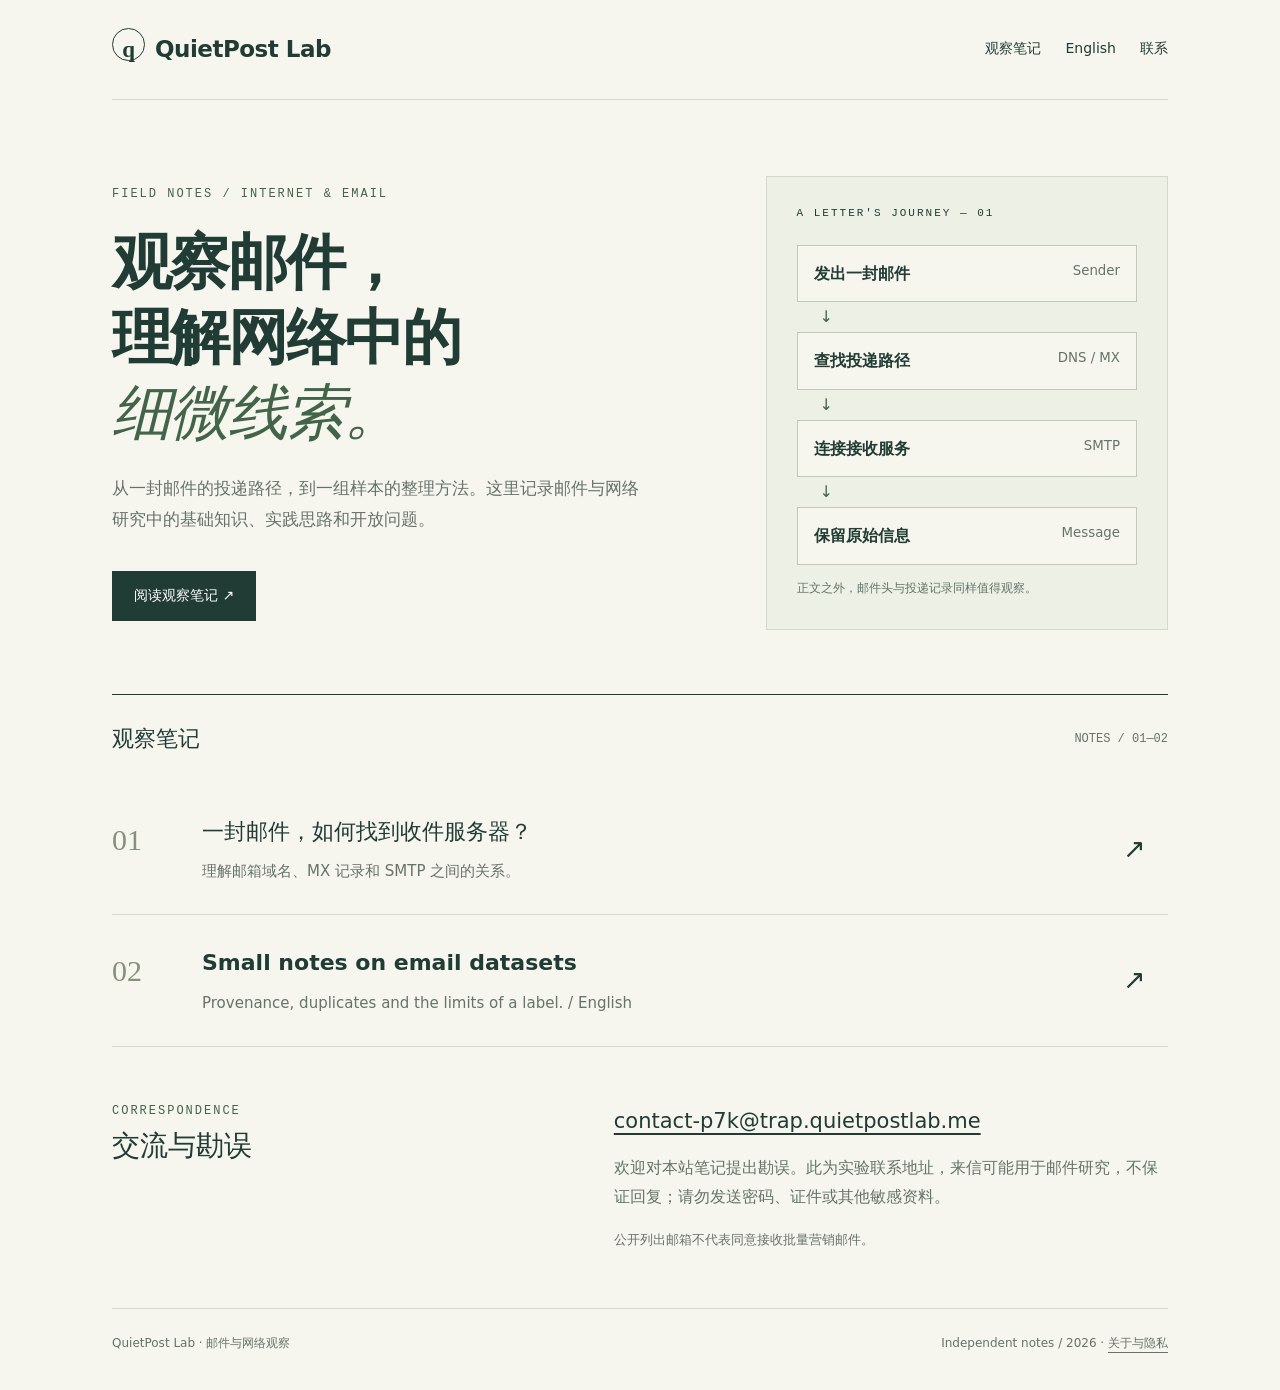
<file: index.html>
<!doctype html><html lang="zh-CN"><head><meta charset="utf-8"><meta name="viewport" content="width=device-width, initial-scale=1"><title>QuietPost Lab｜邮件与网络观察笔记</title><meta name="description" content="从邮件投递到数据整理，记录互联网通信中的细节、方法与问题。"><meta name="robots" content="index,follow"><link rel="canonical" href="https://notes.quietpostlab.me/"><meta property="og:title" content="QuietPost Lab｜邮件与网络观察笔记"><meta property="og:description" content="从邮件投递到数据整理，记录互联网通信中的细节、方法与问题。"><meta property="og:url" content="https://notes.quietpostlab.me/"><meta property="og:type" content="website"><link rel="stylesheet" href="./style.css"><link rel="icon" href="./favicon.svg" type="image/svg+xml">
<meta name="google-site-verification" content="UJ3r39ymF1Xb6njkpBtpwGXdg5k4hGriZmD9H0LeTl4" />
<meta name="msvalidate.01" content="22713894B77A379B98A01FD78DB0D938" />
</head><body><div class="wrap"><header><a class="brand" href="./"><i>q</i>QuietPost Lab</a><nav aria-label="主导航"><a href="./#notes">观察笔记</a><a href="./en/">English</a><a href="./#contact">联系</a></nav></header><main>
<section class="hero"><div><div class="eyebrow">Field notes / Internet &amp; email</div><h1>观察邮件，<br>理解网络中的<br><em>细微线索。</em></h1><p class="intro">从一封邮件的投递路径，到一组样本的整理方法。这里记录邮件与网络研究中的基础知识、实践思路和开放问题。</p><a class="button" href="#notes">阅读观察笔记 ↗</a></div><div class="diagram" aria-label="邮件从发送、路由到保存的流程"><span class="stamp">A LETTER'S JOURNEY — 01</span><div class="node"><b>发出一封邮件</b><small>Sender</small></div><div class="arrow">↓</div><div class="node"><b>查找投递路径</b><small>DNS / MX</small></div><div class="arrow">↓</div><div class="node"><b>连接接收服务</b><small>SMTP</small></div><div class="arrow">↓</div><div class="node"><b>保留原始信息</b><small>Message</small></div><p>正文之外，邮件头与投递记录同样值得观察。</p></div></section>
<section id="notes"><div class="sectionhead"><h2>观察笔记</h2><span>NOTES / 01—02</span></div><a class="entry" href="./notes/email-path/"><span class="num">01</span><div><h3>一封邮件，如何找到收件服务器？</h3><p>理解邮箱域名、MX 记录和 SMTP 之间的关系。</p></div><span class="go" aria-hidden="true">↗</span></a><a class="entry" href="./en/"><span class="num">02</span><div><h3>Small notes on email datasets</h3><p>Provenance, duplicates and the limits of a label. / English</p></div><span class="go" aria-hidden="true">↗</span></a></section>
<section class="contact" id="contact"><div><div class="eyebrow">Correspondence</div><h2>交流与勘误</h2></div><div><a class="mail" href="mailto:contact-p7k@trap.quietpostlab.me">contact-p7k@trap.quietpostlab.me</a><p>欢迎对本站笔记提出勘误。此为实验联系地址，来信可能用于邮件研究，不保证回复；请勿发送密码、证件或其他敏感资料。</p><span class="small">公开列出邮箱不代表同意接收批量营销邮件。</span></div></section></main><footer><span>QuietPost Lab · 邮件与网络观察</span><span>Independent notes / 2026 · <a href="./about/">关于与隐私</a></span></footer></div></body></html>
</file>
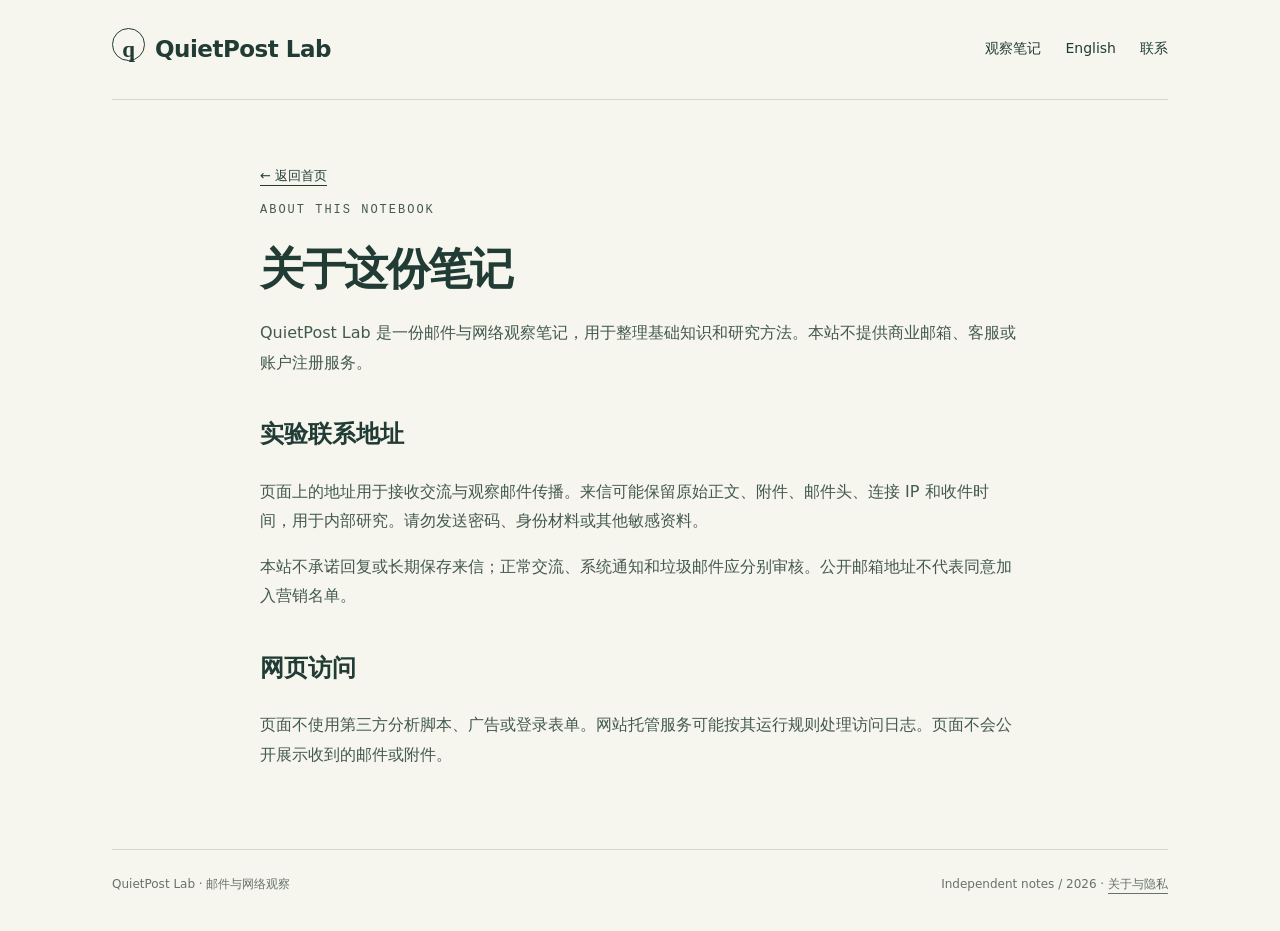
<file: about/index.html>
<!doctype html><html lang="zh-CN"><head><meta charset="utf-8"><meta name="viewport" content="width=device-width, initial-scale=1"><title>关于与隐私｜QuietPost Lab</title><meta name="description" content="本站的内容范围与实验联系地址说明。"><meta name="robots" content="index,follow"><link rel="canonical" href="https://notes.quietpostlab.me/about/"><meta property="og:title" content="关于与隐私｜QuietPost Lab"><meta property="og:description" content="本站的内容范围与实验联系地址说明。"><meta property="og:url" content="https://notes.quietpostlab.me/about/"><meta property="og:type" content="website"><link rel="stylesheet" href="../style.css"><link rel="icon" href="../favicon.svg" type="image/svg+xml"></head><body><div class="wrap"><header><a class="brand" href="../"><i>q</i>QuietPost Lab</a><nav aria-label="主导航"><a href="../#notes">观察笔记</a><a href="../en/">English</a><a href="../#contact">联系</a></nav></header><main><article class="article"><a class="back" href="../">← 返回首页</a><p class="eyebrow">About this notebook</p><h1>关于这份笔记</h1><p>QuietPost Lab 是一份邮件与网络观察笔记，用于整理基础知识和研究方法。本站不提供商业邮箱、客服或账户注册服务。</p><h2>实验联系地址</h2><p>页面上的地址用于接收交流与观察邮件传播。来信可能保留原始正文、附件、邮件头、连接 IP 和收件时间，用于内部研究。请勿发送密码、身份材料或其他敏感资料。</p><p>本站不承诺回复或长期保存来信；正常交流、系统通知和垃圾邮件应分别审核。公开邮箱地址不代表同意加入营销名单。</p><h2>网页访问</h2><p>页面不使用第三方分析脚本、广告或登录表单。网站托管服务可能按其运行规则处理访问日志。页面不会公开展示收到的邮件或附件。</p></article></main><footer><span>QuietPost Lab · 邮件与网络观察</span><span>Independent notes / 2026 · <a href="../about/">关于与隐私</a></span></footer></div></body></html>
</file>
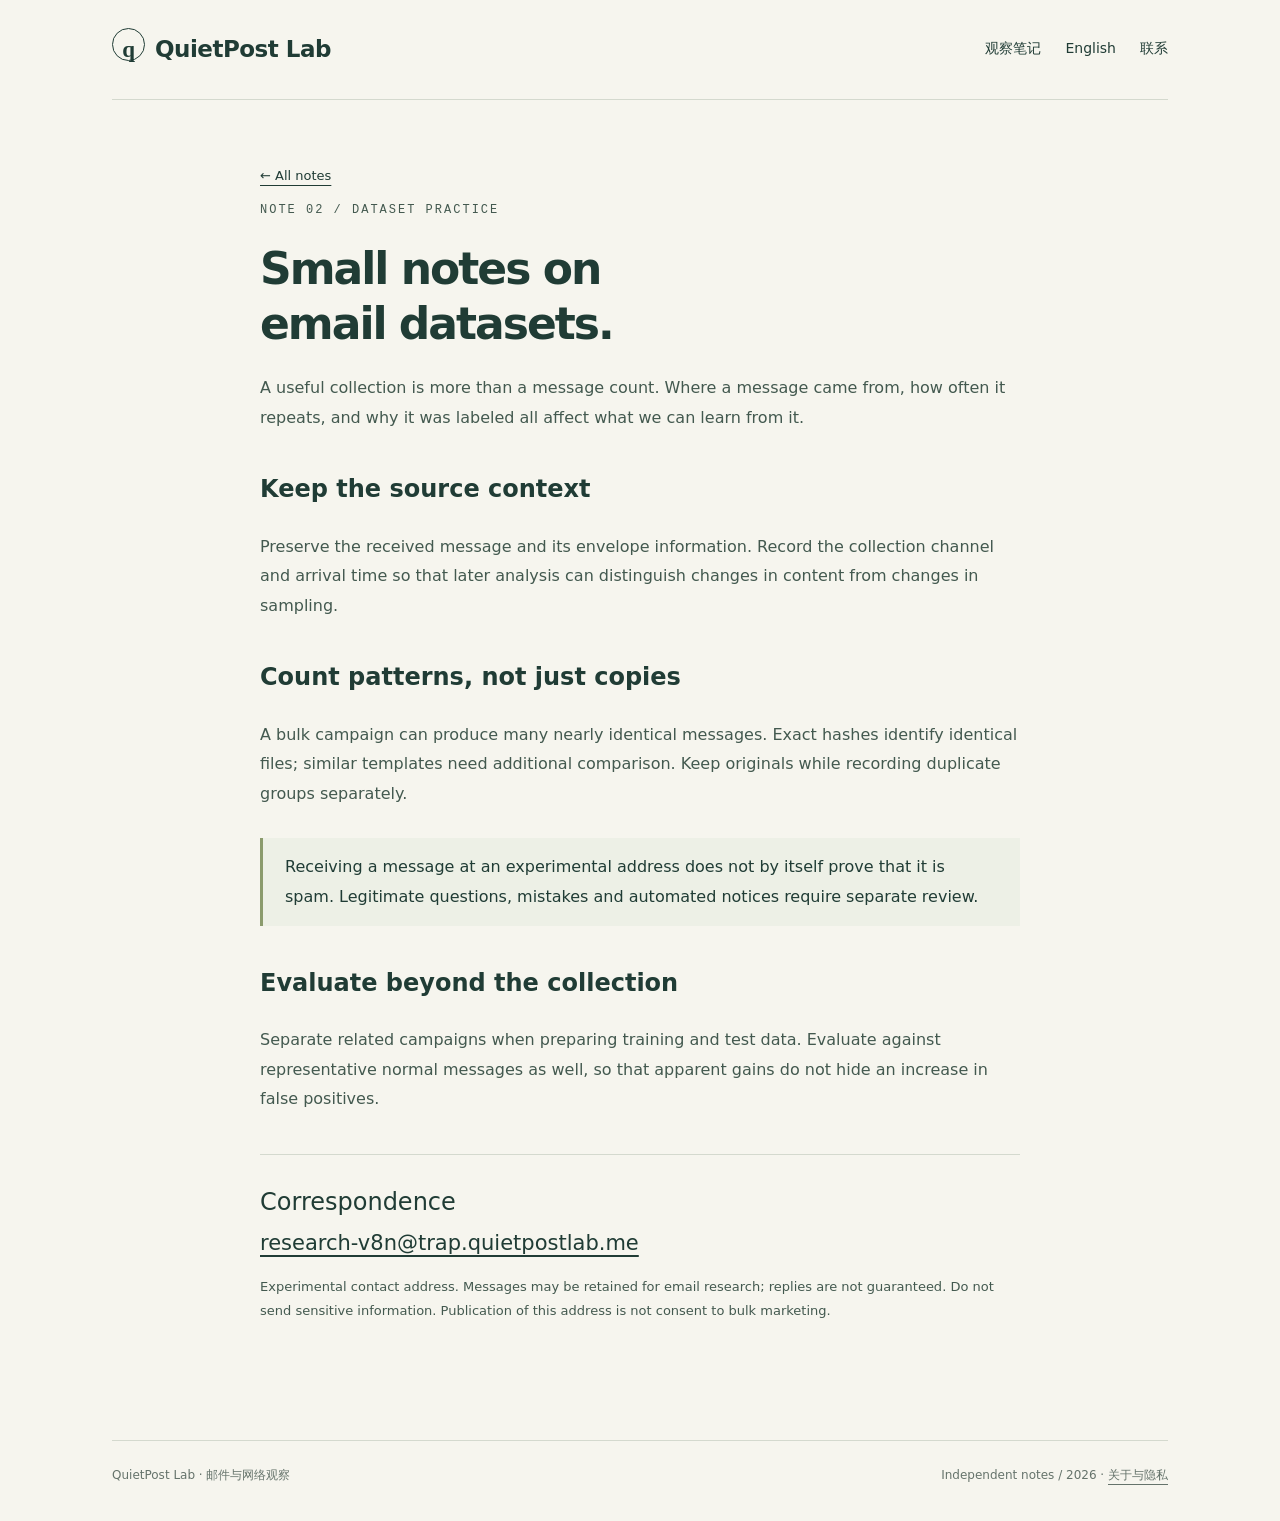
<file: en/index.html>
<!doctype html><html lang="en"><head><meta charset="utf-8"><meta name="viewport" content="width=device-width, initial-scale=1"><title>Small notes on email datasets | QuietPost Lab</title><meta name="description" content="Practical notes on provenance, duplicates and careful labels in email datasets."><meta name="robots" content="index,follow"><link rel="canonical" href="https://notes.quietpostlab.me/en/"><meta property="og:title" content="Small notes on email datasets | QuietPost Lab"><meta property="og:description" content="Practical notes on provenance, duplicates and careful labels in email datasets."><meta property="og:url" content="https://notes.quietpostlab.me/en/"><meta property="og:type" content="website"><link rel="stylesheet" href="../style.css"><link rel="icon" href="../favicon.svg" type="image/svg+xml"></head><body><div class="wrap"><header><a class="brand" href="../"><i>q</i>QuietPost Lab</a><nav aria-label="主导航"><a href="../#notes">观察笔记</a><a href="../en/">English</a><a href="../#contact">联系</a></nav></header><main><article class="article"><a class="back" href="../">← All notes</a><p class="eyebrow">Note 02 / Dataset practice</p><h1>Small notes on<br>email datasets.</h1><p>A useful collection is more than a message count. Where a message came from, how often it repeats, and why it was labeled all affect what we can learn from it.</p><h2>Keep the source context</h2><p>Preserve the received message and its envelope information. Record the collection channel and arrival time so that later analysis can distinguish changes in content from changes in sampling.</p><h2>Count patterns, not just copies</h2><p>A bulk campaign can produce many nearly identical messages. Exact hashes identify identical files; similar templates need additional comparison. Keep originals while recording duplicate groups separately.</p><aside>Receiving a message at an experimental address does not by itself prove that it is spam. Legitimate questions, mistakes and automated notices require separate review.</aside><h2>Evaluate beyond the collection</h2><p>Separate related campaigns when preparing training and test data. Evaluate against representative normal messages as well, so that apparent gains do not hide an increase in false positives.</p><section class="contact"><h2>Correspondence</h2><a class="mail" href="mailto:research-v8n@trap.quietpostlab.me">research-v8n@trap.quietpostlab.me</a><p class="small">Experimental contact address. Messages may be retained for email research; replies are not guaranteed. Do not send sensitive information. Publication of this address is not consent to bulk marketing.</p></section></article></main><footer><span>QuietPost Lab · 邮件与网络观察</span><span>Independent notes / 2026 · <a href="../about/">关于与隐私</a></span></footer></div></body></html>
</file>
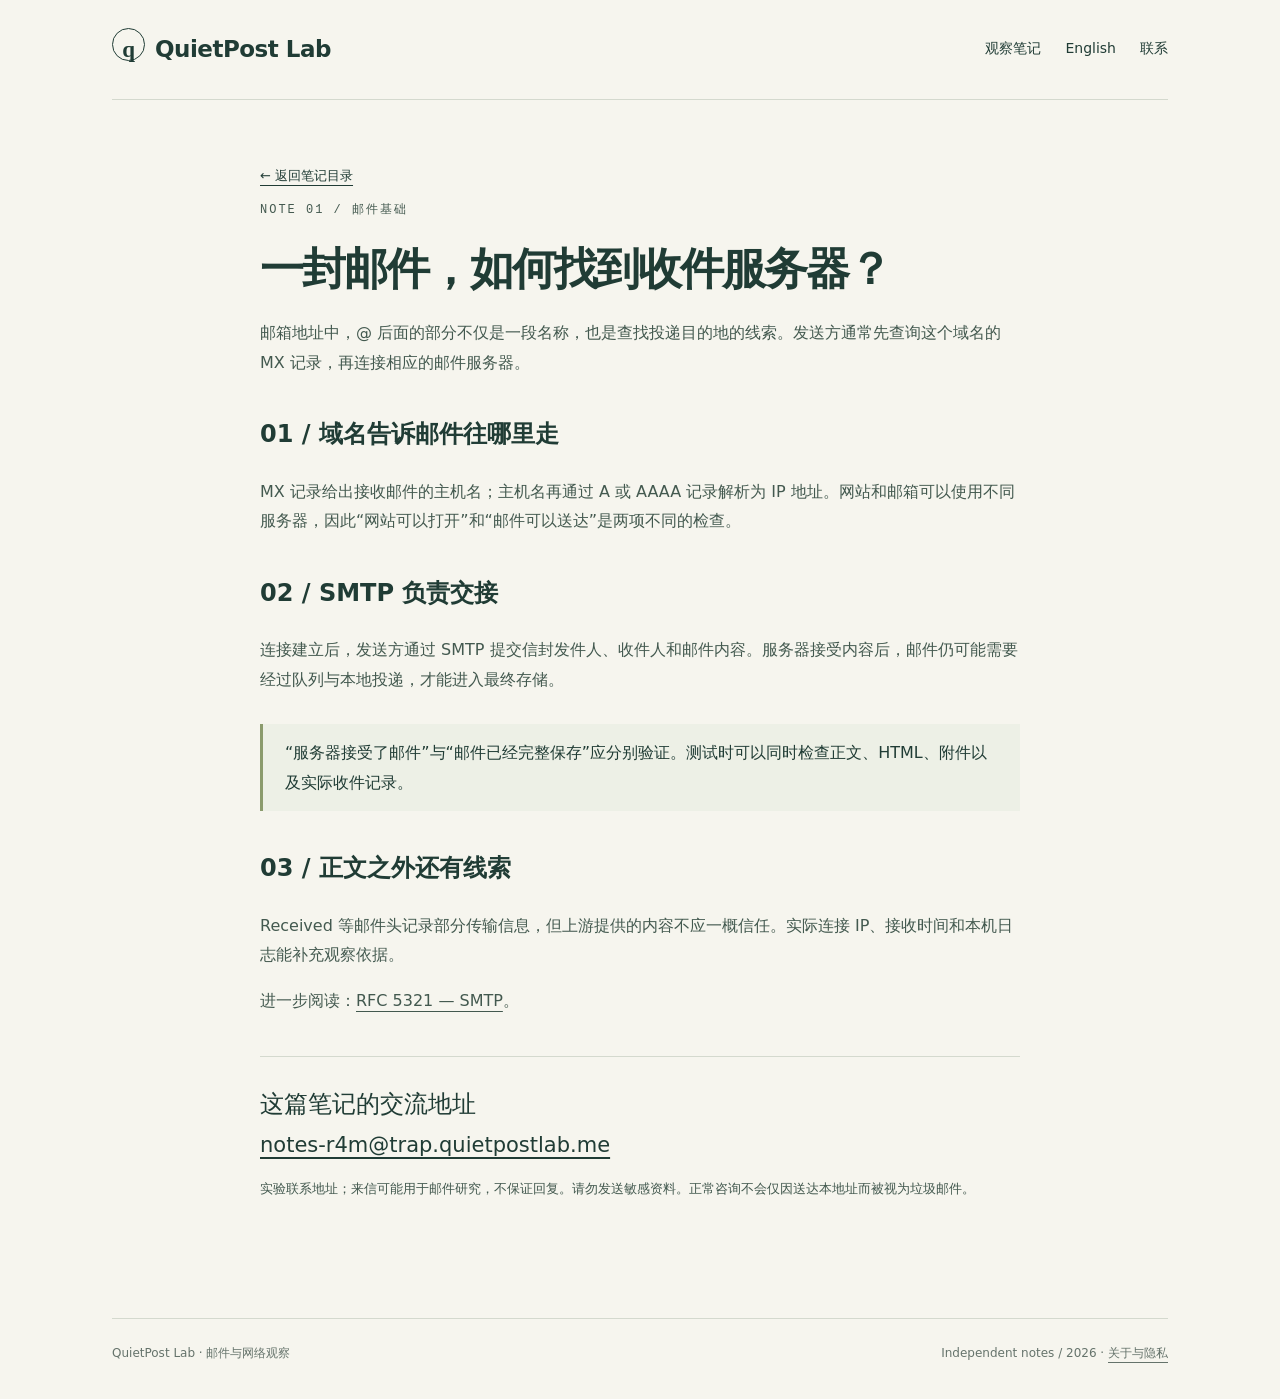
<file: notes/email-path/index.html>
<!doctype html><html lang="zh-CN"><head><meta charset="utf-8"><meta name="viewport" content="width=device-width, initial-scale=1"><title>一封邮件如何找到收件服务器｜QuietPost Lab</title><meta name="description" content="用简单的投递路径理解域名、MX 记录、SMTP 与邮件头。"><meta name="robots" content="index,follow"><link rel="canonical" href="https://notes.quietpostlab.me/notes/email-path/"><meta property="og:title" content="一封邮件如何找到收件服务器｜QuietPost Lab"><meta property="og:description" content="用简单的投递路径理解域名、MX 记录、SMTP 与邮件头。"><meta property="og:url" content="https://notes.quietpostlab.me/notes/email-path/"><meta property="og:type" content="website"><link rel="stylesheet" href="../../style.css"><link rel="icon" href="../../favicon.svg" type="image/svg+xml"></head><body><div class="wrap"><header><a class="brand" href="../../"><i>q</i>QuietPost Lab</a><nav aria-label="主导航"><a href="../../#notes">观察笔记</a><a href="../../en/">English</a><a href="../../#contact">联系</a></nav></header><main><article class="article"><a class="back" href="../../">← 返回笔记目录</a><p class="eyebrow">Note 01 / 邮件基础</p><h1>一封邮件，如何找到收件服务器？</h1><p>邮箱地址中，@ 后面的部分不仅是一段名称，也是查找投递目的地的线索。发送方通常先查询这个域名的 MX 记录，再连接相应的邮件服务器。</p><h2>01 / 域名告诉邮件往哪里走</h2><p>MX 记录给出接收邮件的主机名；主机名再通过 A 或 AAAA 记录解析为 IP 地址。网站和邮箱可以使用不同服务器，因此“网站可以打开”和“邮件可以送达”是两项不同的检查。</p><h2>02 / SMTP 负责交接</h2><p>连接建立后，发送方通过 SMTP 提交信封发件人、收件人和邮件内容。服务器接受内容后，邮件仍可能需要经过队列与本地投递，才能进入最终存储。</p><aside>“服务器接受了邮件”与“邮件已经完整保存”应分别验证。测试时可以同时检查正文、HTML、附件以及实际收件记录。</aside><h2>03 / 正文之外还有线索</h2><p>Received 等邮件头记录部分传输信息，但上游提供的内容不应一概信任。实际连接 IP、接收时间和本机日志能补充观察依据。</p><p>进一步阅读：<a href="https://www.rfc-editor.org/rfc/rfc5321">RFC 5321 — SMTP</a>。</p><section class="contact"><h2>这篇笔记的交流地址</h2><a class="mail" href="mailto:notes-r4m@trap.quietpostlab.me">notes-r4m@trap.quietpostlab.me</a><p class="small">实验联系地址；来信可能用于邮件研究，不保证回复。请勿发送敏感资料。正常咨询不会仅因送达本地址而被视为垃圾邮件。</p></section></article></main><footer><span>QuietPost Lab · 邮件与网络观察</span><span>Independent notes / 2026 · <a href="../../about/">关于与隐私</a></span></footer></div></body></html>
</file>
<file: style.css>
:root{--paper:#f6f5ee;--ink:#203c35;--muted:#65736b;--line:#d4d9ce;--green:#426449}*{box-sizing:border-box}html{scroll-behavior:smooth}body{margin:0;background:var(--paper);color:var(--ink);font:16px/1.85 system-ui,-apple-system,"Segoe UI","Microsoft YaHei",sans-serif}a{color:inherit;text-underline-offset:5px}a:hover{color:#76833c}a:focus-visible{outline:3px solid #b6a646;outline-offset:5px}.wrap{max-width:1120px;margin:auto;padding:0 32px}header{display:flex;align-items:center;justify-content:space-between;gap:24px;padding:28px 0;border-bottom:1px solid var(--line)}.brand{text-decoration:none;font-weight:750;letter-spacing:-.5px;font-size:23px}.brand i{font-style:normal;display:inline-grid;place-items:center;width:33px;height:33px;border:1px solid var(--ink);border-radius:50%;margin-right:10px;font-family:Georgia,serif}nav{display:flex;gap:24px;font-size:14px}nav a{text-decoration:none}.eyebrow{font:12px/1.5 ui-monospace,monospace;letter-spacing:2px;text-transform:uppercase;color:var(--green)}.hero{padding:76px 0 64px;display:grid;grid-template-columns:1.45fr 1fr;gap:70px;align-items:center}h1{font-size:clamp(36px,5vw,60px);line-height:1.25;letter-spacing:-2px;font-weight:600;margin:22px 0}h1 em{font-family:Georgia,serif;font-weight:400;color:var(--green)}.intro{max-width:530px;color:var(--muted);font-size:17px}.button{display:inline-block;margin-top:18px;background:var(--ink);color:white;padding:12px 22px;text-decoration:none;font-size:14px}.diagram{border:1px solid var(--line);padding:30px;background:#ecf0e5;position:relative}.diagram .stamp{display:block;font:11px ui-monospace,monospace;letter-spacing:2px;margin-bottom:26px}.node{padding:13px 16px;background:var(--paper);border:1px solid #bec9b9;display:flex;justify-content:space-between;gap:12px}.node small{color:var(--muted)}.arrow{padding-left:23px;color:var(--green);line-height:30px}.diagram p{font-size:12px;color:var(--muted);margin-bottom:0}.sectionhead{display:flex;align-items:center;justify-content:space-between;padding:24px 0;border-top:1px solid var(--ink);gap:15px}.sectionhead h2{font-size:22px;margin:0;font-weight:500}.sectionhead span{font:12px ui-monospace,monospace;color:var(--muted)}.entry{display:grid;grid-template-columns:70px 1fr 45px;gap:20px;padding:28px 0;border-bottom:1px solid var(--line);text-decoration:none}.entry .num{font-family:Georgia,serif;font-size:30px;color:#85917c}.entry h3{font-size:22px;font-weight:550;margin:0 0 6px}.entry p{margin:0;color:var(--muted);font-size:15px}.entry .go{font-size:27px;align-self:center}.contact{display:grid;grid-template-columns:1fr 1.2fr;gap:40px;padding:55px 0}.contact h2{font-size:28px;font-weight:500;margin:0}.contact p{color:var(--muted);margin:12px 0}.mail{font-size:clamp(15px,2vw,21px);overflow-wrap:anywhere}.small{font-size:13px;color:var(--muted)}footer{border-top:1px solid var(--line);padding:23px 0 35px;display:flex;justify-content:space-between;gap:20px;color:var(--muted);font-size:12px}.article{max-width:760px;margin:60px auto 80px}.article h1{font-size:44px}.article h2{font-size:24px;margin-top:35px}.article p,.article li{color:#43594f}.article aside{border-left:3px solid #8b9b6d;padding:14px 22px;background:#edf0e6;margin:30px 0}.back{font-size:13px}.article .contact{display:block;border-top:1px solid var(--line);margin-top:40px;padding:25px 0}.article .contact h2{margin-top:0} @media(max-width:700px){.wrap{padding:0 22px}header{align-items:flex-start;flex-direction:column;gap:12px}nav{gap:22px}.hero{grid-template-columns:1fr;gap:30px;padding:45px 0}.diagram{padding:22px}.contact{grid-template-columns:1fr;gap:10px}.entry{grid-template-columns:38px 1fr 24px;gap:12px}.entry h3{font-size:19px}footer{flex-direction:column;gap:5px}.article{margin-top:35px}.article h1{font-size:35px;letter-spacing:-1px}}
</file>
